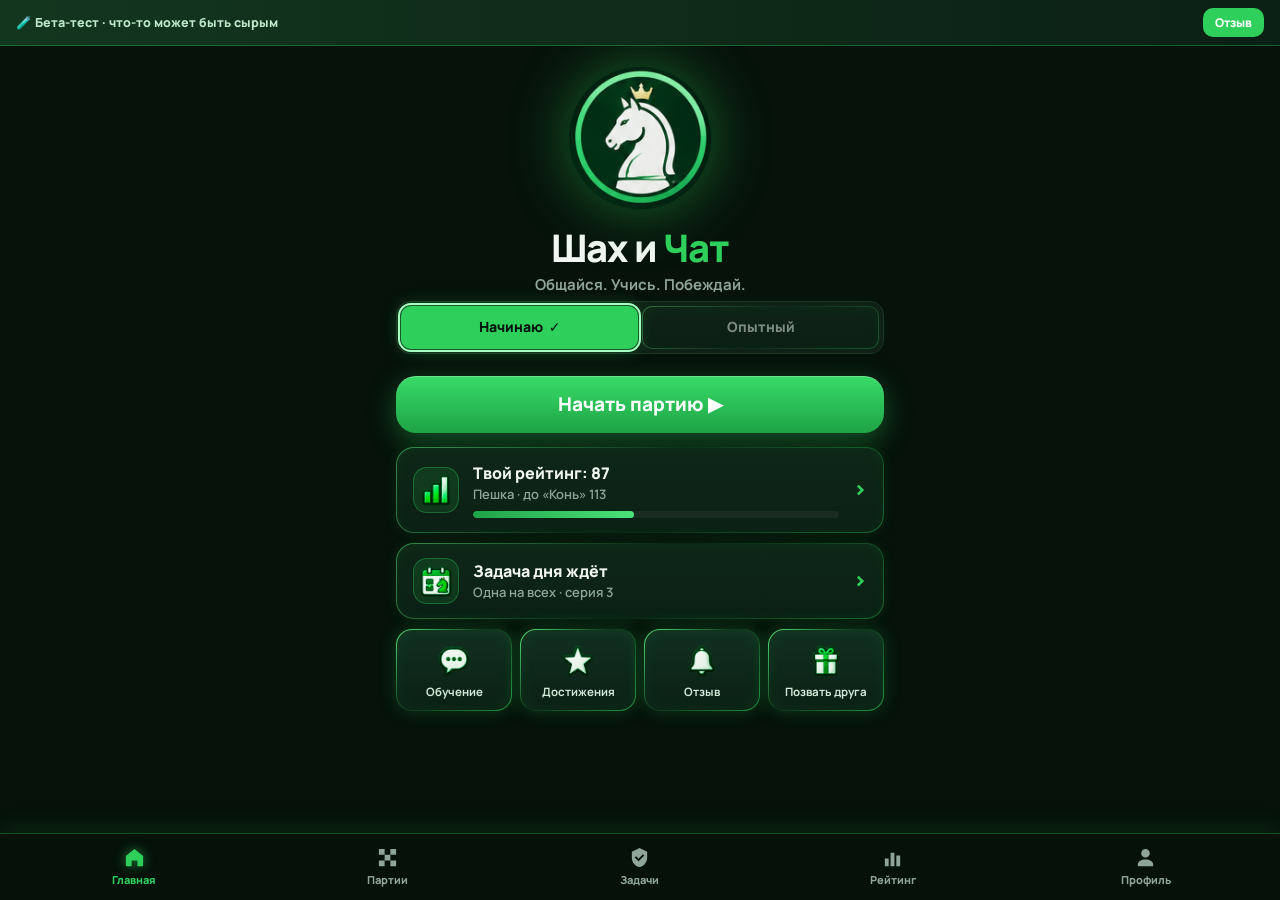
<file: webapp_chess/index.html>
<!doctype html>
<html lang="ru">
<head>
  <meta charset="utf-8">
  <meta name="viewport" content="width=device-width, initial-scale=1, maximum-scale=1, user-scalable=no, viewport-fit=cover">
  <meta name="theme-color" content="#06120a">
  <title>Шах и Чат</title>
  <link rel="icon" href="favicon.png">
  <script src="https://telegram.org/js/telegram-web-app.js"></script>
  <link rel="preconnect" href="https://fonts.googleapis.com">
  <link rel="preconnect" href="https://fonts.gstatic.com" crossorigin>
  <link href="https://fonts.googleapis.com/css2?family=Manrope:wght@500;600;700;800&display=swap" rel="stylesheet">
  <link rel="stylesheet" href="style.css">
</head>
<body>
  <div class="board-bg"></div>
  <main id="screen" class="screen"></main>

  <nav class="tabs" id="tabs">
    <button data-tab="home" class="active">
      <svg viewBox="0 0 24 24"><path d="M3 10.5 12 3l9 7.5V20a1 1 0 0 1-1 1h-5v-6h-6v6H4a1 1 0 0 1-1-1z"/></svg>Главная
    </button>
    <button data-tab="partii">
      <svg viewBox="0 0 24 24"><path d="M3 3h6v6H3zm6 6h6v6H9zm6-6h6v6h-6zM3 15h6v6H3zm12 0h6v6h-6z"/></svg>Партии
    </button>
    <button data-tab="game">
      <svg viewBox="0 0 24 24"><path d="M12 2 4 6v6c0 5 3.4 9.4 8 10 4.6-.6 8-5 8-10V6zm-1 14-4-4 1.4-1.4L11 13.2l4.6-4.6L17 10z"/></svg>Задачи
    </button>
    <button data-tab="top">
      <svg viewBox="0 0 24 24"><path d="M4 13h4v8H4zm6-6h4v14h-4zm6 3h4v11h-4z"/></svg>Рейтинг
    </button>
    <button data-tab="profile">
      <svg viewBox="0 0 24 24"><path d="M12 12a4.5 4.5 0 1 0 0-9 4.5 4.5 0 0 0 0 9zm0 2c-4.4 0-8 2.2-8 5v2h16v-2c0-2.8-3.6-5-8-5z"/></svg>Профиль
    </button>
  </nav>

  <div id="beta-bar" class="beta-bar hidden"></div>
  <div id="verdict" class="verdict hidden"></div>
  <div id="modal" class="verdict hidden"></div>
  <div id="toast" class="toast hidden"></div>

  <script src="app.js"></script>
</body>
</html>
</file>
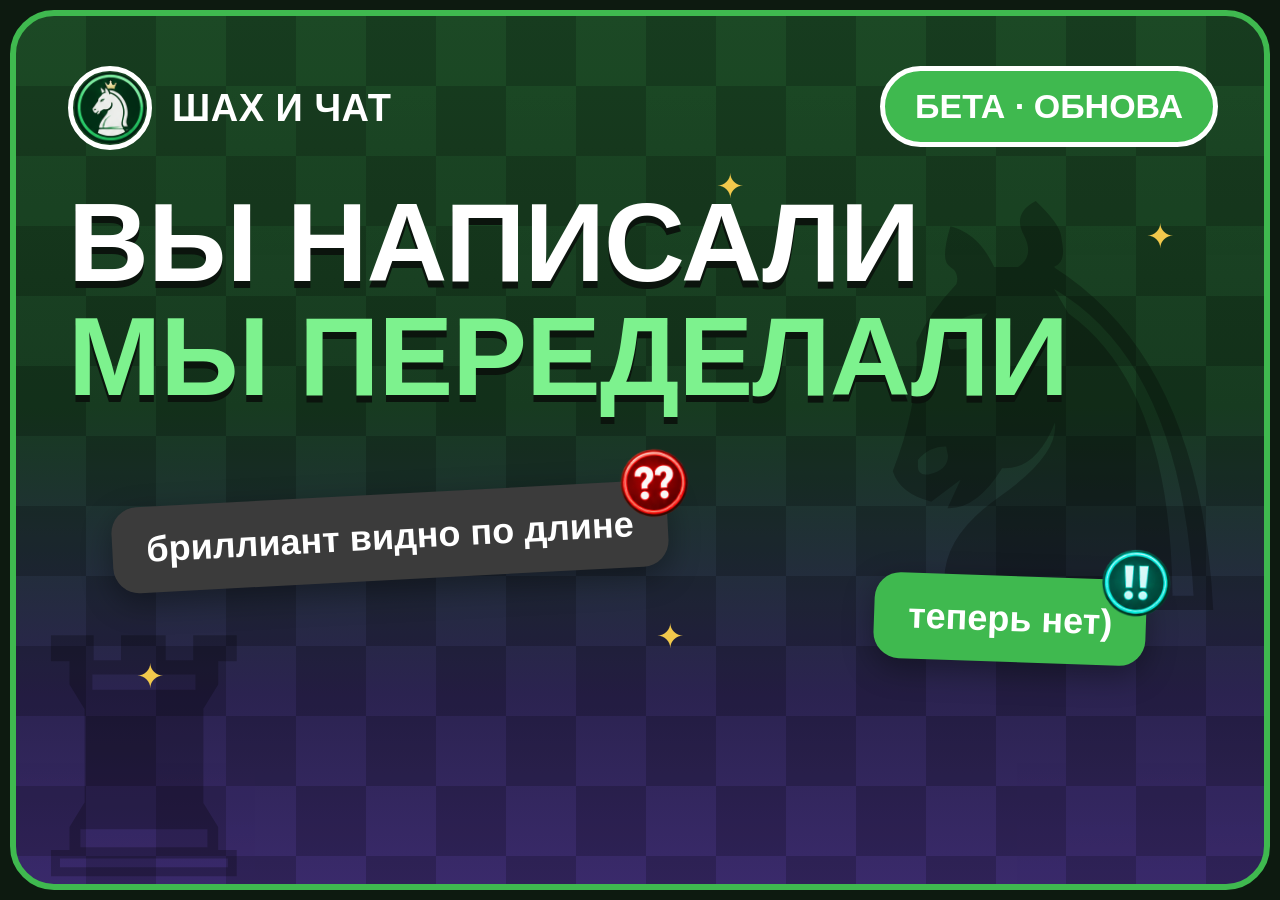
<file: docs/beta/post_card.html>
<!doctype html><html><head><meta charset="utf-8"><style>
*{margin:0;box-sizing:border-box}
body{width:1280px;height:720px;background:#0d1a10;font-family:"Inter Display","Inter",sans-serif}
.card{position:absolute;inset:10px;border-radius:44px;border:6px solid #3fb94f;overflow:hidden;
 background:linear-gradient(180deg,#1d4a26 0%,#173b20 45%,#2b2350 78%,#3a2a6b 100%)}
.board{position:absolute;inset:0;opacity:.18;background-image:
 linear-gradient(45deg,#000 25%,transparent 25%,transparent 75%,#000 75%),
 linear-gradient(45deg,#000 25%,transparent 25%,transparent 75%,#000 75%);
 background-size:140px 140px;background-position:0 0,70px 70px}
.horse{position:absolute;right:-40px;top:120px;font-size:560px;line-height:1;color:rgba(0,0,0,.28);font-family:"DejaVu Sans"}
.rook{position:absolute;left:-20px;bottom:-70px;font-size:330px;color:rgba(0,0,0,.25);font-family:"DejaVu Sans"}
.logo{position:absolute;left:52px;top:50px;display:flex;align-items:center;gap:20px;color:#fff;font-weight:900;font-size:38px;letter-spacing:.5px}
.logo img{width:84px;height:84px;border-radius:50%;border:5px solid #fff;background:#1d4a26;object-fit:cover}
.pill{position:absolute;right:46px;top:50px;background:#3fb94f;color:#fff;font-weight:900;font-size:34px;padding:16px 30px;border-radius:999px;border:5px solid #fff}
.h1{position:absolute;left:52px;top:170px;font-weight:900;font-size:112px;line-height:1.02;letter-spacing:-1px;color:#fff;
 text-shadow:0 7px 0 #0b140d}
.h1 .g{color:#7df28e}
.b{position:absolute;padding:22px 34px;border-radius:26px;font-weight:800;font-size:36px;color:#fff;box-shadow:0 10px 30px rgba(0,0,0,.35)}
.b img{position:absolute;width:74px;height:74px;top:-34px;right:-26px}
.b1{left:96px;top:478px;background:#3b3b3b;transform:rotate(-3deg)}
.b2{right:118px;top:560px;background:#3fb94f;transform:rotate(2deg)}
.spark{position:absolute;color:#f2c94c;font-size:34px}
</style></head><body><div class="card">
<div class="board"></div><div class="horse">♞</div><div class="rook">♜</div>
<div class="logo"><img src="../../webapp_chess/logo.png">ШАХ И ЧАТ</div>
<div class="pill">БЕТА · ОБНОВА</div>
<div class="h1">ВЫ НАПИСАЛИ<br><span class="g">МЫ ПЕРЕДЕЛАЛИ</span></div>
<div class="b b1">бриллиант видно по длине<img src="../../webapp_chess/i/m_blunder.png"></div>
<div class="b b2">теперь нет)<img src="../../webapp_chess/i/m_brilliant.png"></div>
<span class="spark" style="left:700px;top:150px">✦</span><span class="spark" style="left:1130px;top:200px">✦</span>
<span class="spark" style="left:640px;top:600px">✦</span><span class="spark" style="left:120px;top:640px">✦</span>
</div></body></html>
</file>
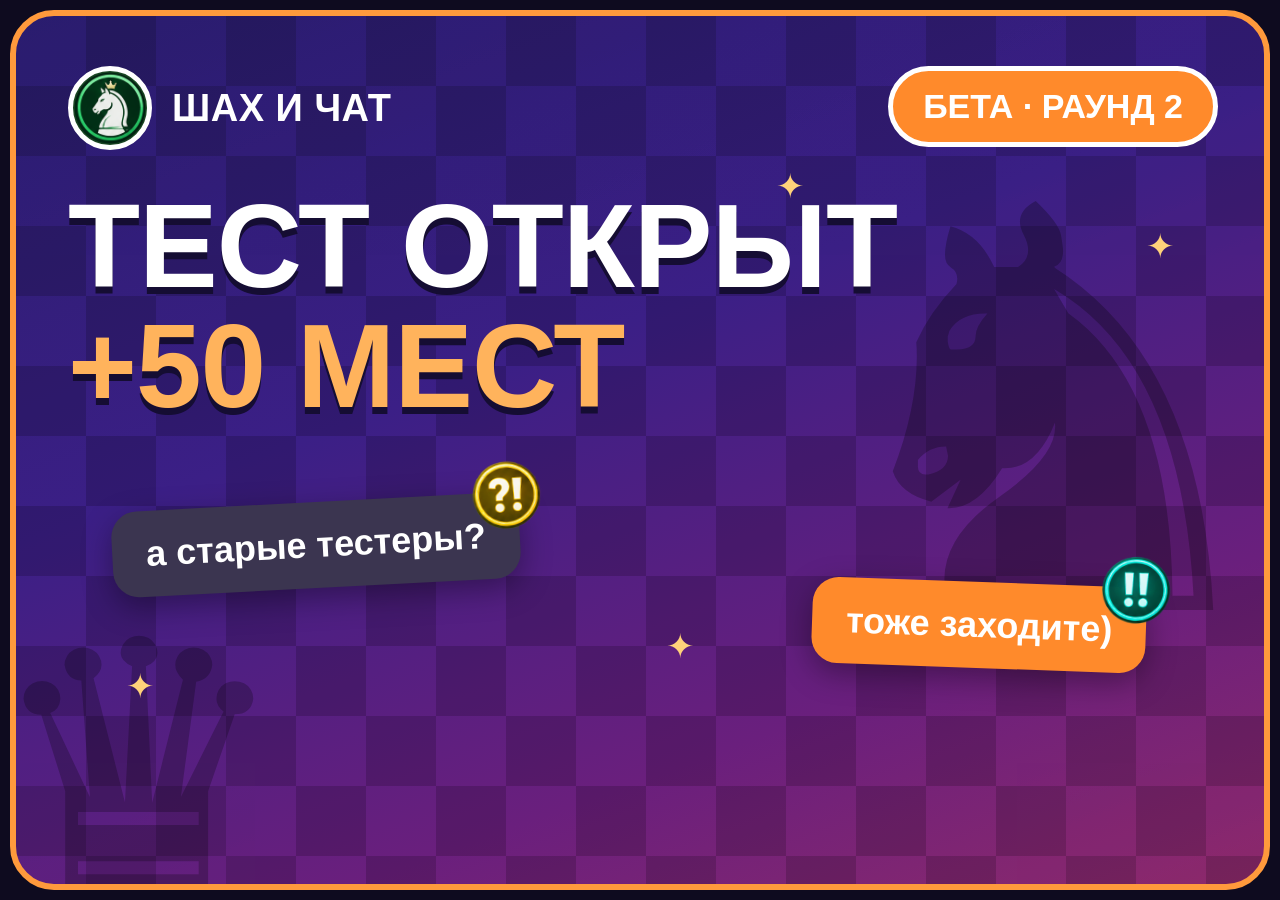
<file: docs/beta/post_card2.html>
<!doctype html><html><head><meta charset="utf-8"><style>
*{margin:0;box-sizing:border-box}
body{width:1280px;height:720px;background:#0e0b1f;font-family:"Inter Display","Inter",sans-serif}
.card{position:absolute;inset:10px;border-radius:44px;border:6px solid #ff9a3c;overflow:hidden;
 background:linear-gradient(160deg,#2a1d6e 0%,#3b1f86 40%,#6a1f7d 75%,#8e2a6b 100%)}
.board{position:absolute;inset:0;opacity:.16;background-image:
 linear-gradient(45deg,#000 25%,transparent 25%,transparent 75%,#000 75%),
 linear-gradient(45deg,#000 25%,transparent 25%,transparent 75%,#000 75%);
 background-size:140px 140px;background-position:0 0,70px 70px}
.horse{position:absolute;right:-40px;top:120px;font-size:560px;line-height:1;color:rgba(0,0,0,.26);font-family:"DejaVu Sans"}
.queen{position:absolute;left:-30px;bottom:-80px;font-size:340px;color:rgba(0,0,0,.24);font-family:"DejaVu Sans"}
.logo{position:absolute;left:52px;top:50px;display:flex;align-items:center;gap:20px;color:#fff;font-weight:900;font-size:38px;letter-spacing:.5px}
.logo img{width:84px;height:84px;border-radius:50%;border:5px solid #fff;background:#1d4a26;object-fit:cover}
.pill{position:absolute;right:46px;top:50px;background:#ff8a2b;color:#fff;font-weight:900;font-size:34px;padding:16px 30px;border-radius:999px;border:5px solid #fff}
.h1{position:absolute;left:52px;top:170px;font-weight:900;font-size:118px;line-height:1.02;letter-spacing:-1px;color:#fff;text-shadow:0 7px 0 #150d33}
.h1 .o{color:#ffb35c}
.b{position:absolute;padding:22px 34px;border-radius:26px;font-weight:800;font-size:36px;color:#fff;box-shadow:0 10px 30px rgba(0,0,0,.35)}
.b img{position:absolute;width:74px;height:74px;top:-34px;right:-26px}
.b1{left:96px;top:486px;background:#3b3550;transform:rotate(-3deg)}
.b2{right:118px;top:566px;background:#ff8a2b;transform:rotate(2deg)}
.spark{position:absolute;color:#ffd27a;font-size:34px}
</style></head><body><div class="card">
<div class="board"></div><div class="horse">♞</div><div class="queen">♛</div>
<div class="logo"><img src="../../webapp_chess/logo.png">ШАХ И ЧАТ</div>
<div class="pill">БЕТА · РАУНД 2</div>
<div class="h1">ТЕСТ ОТКРЫТ<br><span class="o">+50 МЕСТ</span></div>
<div class="b b1">а старые тестеры?<img src="../../webapp_chess/i/m_dubious.png"></div>
<div class="b b2">тоже заходите)<img src="../../webapp_chess/i/m_brilliant.png"></div>
<span class="spark" style="left:760px;top:150px">✦</span><span class="spark" style="left:1130px;top:210px">✦</span>
<span class="spark" style="left:650px;top:610px">✦</span><span class="spark" style="left:110px;top:650px">✦</span>
</div></body></html>
</file>
<file: webapp_chess/style.css>
/* «Шах и Чат»: тёмно-зелёный, белые 2D-фигуры, зелёные кнопки со свечением (по макету владельца 17.11) */
:root {
  --bg: #06120a;
  --card: #0d1d12;
  --card2: #11261a;
  --line: #1c3524;
  --text: #f1f6f2;
  --muted: #8ea597;
  --green: #2fcf5c;
  --green2: #1fa346;
  --green-soft: rgba(47, 207, 92, .13);
  --gold: #f2c94c;
  --bubble: #1a2e21;
  /* оценки ходов, как в шахматных движках */
  --m-brill: #1fc7b0;
  --m-good: #2fcf5c;
  --m-dub: #f0c330;
  --m-mistake: #f08a30;
  --m-blunder: #e5484d;
  --m-mate: #b67cff;
  --safe-b: env(safe-area-inset-bottom, 0px);
  --piece: "Noto Sans Symbols 2", "Segoe UI Symbol", "DejaVu Sans", sans-serif;
}

* { box-sizing: border-box; -webkit-tap-highlight-color: transparent; }
html, body { margin: 0; background: var(--bg); color: var(--text); }
body { font: 600 15px/1.45 Manrope, system-ui, sans-serif; min-height: 100vh; overflow-x: hidden; }
button { font: inherit; color: inherit; border: 0; background: none; cursor: pointer; }
a { color: var(--green); }
.hidden { display: none !important; }

/* шахматная доска, тающая книзу, + зелёный свет сверху */
.board-bg {
  position: fixed; inset: 0 0 auto 0; height: 420px; z-index: -1; pointer-events: none;
  background:
    radial-gradient(90% 70% at 50% 0%, rgba(47, 207, 92, .20), transparent 70%),
    conic-gradient(rgba(255, 255, 255, .035) 25%, transparent 0 50%, rgba(255, 255, 255, .035) 0 75%, transparent 0) 0 0 / 64px 64px;
  -webkit-mask-image: linear-gradient(#000 30%, transparent);
  mask-image: linear-gradient(#000 30%, transparent);
}

.screen { max-width: 520px; margin: 0 auto; padding: 16px 16px calc(96px + var(--safe-b)); }
.title { font: 800 26px/1.15 Manrope, sans-serif; margin: 6px 0 4px; letter-spacing: -.02em; }
.subtitle { color: var(--muted); font-weight: 600; margin: 0 0 16px; }
.h2 { font: 800 17px/1.2 Manrope, sans-serif; margin: 24px 0 10px; display: flex; justify-content: space-between; align-items: baseline; }
.h2 small { color: var(--muted); font-size: 14px; }
.muted { color: var(--muted); }
.green { color: var(--green); }
.piece { font-family: var(--piece); font-weight: 400; line-height: 1; color: #fff; }

/* главная */
.hero { text-align: center; padding: 8px 0 6px; }
.hero img { width: 148px; height: 148px; filter: drop-shadow(0 0 30px rgba(47, 207, 92, .45)); animation: float 5s ease-in-out infinite; }
.brand { font: 800 38px/1.05 Manrope, sans-serif; letter-spacing: -.03em; margin-top: 10px; }
.brand span { color: var(--green); }
.tagline { color: var(--muted); font-weight: 700; margin-top: 6px; }

.btn {
  display: flex; align-items: center; justify-content: center; gap: 10px; width: 100%;
  padding: 16px; border-radius: 18px; font: 800 17px/1 Manrope, sans-serif; color: #fff;
  background: linear-gradient(180deg, #38dc68, var(--green2));
  box-shadow: 0 8px 28px rgba(47, 207, 92, .35), inset 0 1px 0 rgba(255, 255, 255, .25);
  transition: transform .12s;
}
.btn.big { padding: 19px; font-size: 19px; border-radius: 20px; margin: 22px 0 14px; }
.btn.ghost { background: var(--card); box-shadow: none; border: 1px solid var(--line); font-size: 15px; }
.btn:active { transform: scale(.97); }
.row { display: grid; grid-template-columns: 1fr 1fr; gap: 10px; margin-top: 10px; }

.card {
  display: flex; align-items: center; gap: 14px; width: 100%; text-align: left;
  padding: 14px 16px; border-radius: 18px; background: var(--card); border: 1px solid var(--line); margin-bottom: 10px;
}
.card .ico { width: 46px; height: 46px; border-radius: 14px; display: grid; place-items: center; flex: none; background: var(--green-soft); color: var(--green); font-size: 24px; }
.card .ico .piece { font-size: 30px; }
.card .main { flex: 1; min-width: 0; }
.card .t { font-weight: 800; font-size: 16px; }
.card .s { color: var(--muted); font-size: 13px; font-weight: 600; }
.card .arrow { color: var(--green); font-size: 22px; font-weight: 800; }
.card.done .ico { background: rgba(242, 201, 76, .12); color: var(--gold); }

.tiles { display: grid; grid-template-columns: repeat(4, 1fr); gap: 8px; }
.tile { padding: 14px 4px 10px; border-radius: 16px; background: var(--card); border: 1px solid var(--line); text-align: center; font-size: 11.5px; font-weight: 700; color: var(--muted); }
.tile .ti { font-size: 26px; line-height: 1.2; margin-bottom: 4px; display: block; }
.tile:active { transform: scale(.96); }

/* шапка задач */
.head { display: flex; align-items: center; gap: 12px; margin-bottom: 14px; }
.rank-ico {
  width: 50px; height: 50px; border-radius: 50%; flex: none; display: grid; place-items: center;
  background: radial-gradient(circle at 50% 35%, #173c24, #0b1c11); border: 2px solid var(--green);
  box-shadow: 0 0 18px rgba(47, 207, 92, .35);
}
.rank-ico .piece { font-size: 30px; }
.head-main { flex: 1; min-width: 0; }
.head-title { font-weight: 800; font-size: 16px; }
.head-sub { color: var(--muted); font-size: 13px; }
.streak { display: flex; align-items: center; gap: 4px; padding: 6px 11px; border-radius: 999px; background: rgba(240, 138, 48, .13); color: #ffb36b; font-weight: 800; font-size: 14px; }
.bar { height: 7px; border-radius: 99px; background: #1a2c20; overflow: hidden; margin-top: 7px; }
.bar > i { display: block; height: 100%; width: 0; border-radius: inherit; background: linear-gradient(90deg, var(--green2), #4be27a); transition: width .9s cubic-bezier(.2, .8, .2, 1); }

/* задача */
.task-label { display: flex; align-items: center; justify-content: space-between; margin: 6px 0 8px; }
.pill { display: inline-flex; align-items: center; gap: 6px; padding: 5px 11px; border-radius: 999px; background: var(--green-soft); color: var(--green); font-weight: 800; font-size: 12px; letter-spacing: .03em; }
.chat { background: linear-gradient(180deg, var(--card2), var(--card)); border: 1px solid var(--line); border-radius: 22px; padding: 16px 14px 18px; margin-bottom: 18px; }
.chat .who { font-size: 12px; color: var(--muted); margin: 0 0 6px 4px; }
.bubble { display: inline-block; max-width: 86%; padding: 10px 14px; border-radius: 18px 18px 18px 6px; background: var(--bubble); font-size: 16px; font-weight: 600; animation: pop .35s ease-out both; }
.situation { font-size: 16px; font-weight: 700; }
.chat .note { color: var(--muted); font-size: 13px; margin-top: 10px; }
.your-move { font-weight: 800; font-size: 13px; text-transform: uppercase; letter-spacing: .08em; color: var(--muted); margin: 0 0 10px 2px; }
.moves { display: grid; gap: 10px; }
.move { text-align: left; padding: 15px 16px; border-radius: 16px; background: var(--card); border: 1px solid var(--line); font-weight: 700; font-size: 15px; transition: transform .12s, border-color .2s, background .2s; animation: rise .4s ease-out both; }
.move:nth-child(2) { animation-delay: .06s; }
.move:nth-child(3) { animation-delay: .12s; }
.move:active { transform: scale(.98); }
.move.picked { border-color: var(--green); background: var(--green-soft); }
.moves.locked .move:not(.picked) { opacity: .45; }

.empty { text-align: center; padding: 30px 10px; }
.empty img { width: 110px; }

/* оценка хода на весь экран */
.verdict { position: fixed; inset: 0; z-index: 20; display: flex; flex-direction: column; justify-content: flex-end; background: rgba(3, 9, 5, .85); backdrop-filter: blur(6px); animation: fade .2s ease-out both; overflow-y: auto; }
.verdict-in { max-width: 520px; width: 100%; margin: 0 auto; padding: 24px 16px calc(20px + var(--safe-b)); }
.badge { width: 128px; height: 128px; border-radius: 50%; margin: 0 auto 14px; display: grid; place-items: center; font: 800 54px/1 Manrope, sans-serif; color: #fff; background: var(--c); box-shadow: 0 0 0 8px color-mix(in srgb, var(--c) 22%, transparent), 0 0 60px color-mix(in srgb, var(--c) 55%, transparent); animation: stamp .55s cubic-bezier(.2, 1.6, .4, 1) both; }
.v-name { text-align: center; font: 800 28px/1.1 Manrope, sans-serif; color: var(--c); margin-bottom: 8px; animation: rise .4s .15s both; }
.v-delta { text-align: center; font-weight: 800; font-size: 19px; margin-bottom: 18px; animation: rise .4s .25s both; }
.v-delta.plus { color: var(--green); }
.v-delta.minus { color: var(--m-blunder); }
.v-card { background: var(--card); border: 1px solid var(--line); border-radius: 18px; padding: 14px 16px; margin-bottom: 10px; animation: rise .4s .3s both; }
.v-card .lbl { font-size: 12px; color: var(--muted); font-weight: 800; text-transform: uppercase; letter-spacing: .06em; margin-bottom: 4px; }
.rankup .piece { color: inherit; }
.rankup { text-align: center; font-weight: 800; color: var(--gold); margin-bottom: 12px; animation: pop .5s .4s both; }

/* сегменты */
.seg { display: grid; grid-auto-flow: column; grid-auto-columns: 1fr; gap: 6px; margin-bottom: 16px; }
.seg button { padding: 10px 0; border-radius: 14px; font-weight: 800; color: var(--muted); background: var(--card); border: 1px solid var(--line); }
.seg button.active { background: linear-gradient(180deg, #38dc68, var(--green2)); color: #fff; border-color: transparent; box-shadow: 0 4px 16px rgba(47, 207, 92, .3); }

/* рейтинг */
.list { display: grid; gap: 6px; }
.li { display: flex; align-items: center; gap: 12px; padding: 10px 14px; border-radius: 16px; background: var(--card); border: 1px solid var(--line); }
.li.me { border-color: var(--green); background: var(--green-soft); }
.li .pl { width: 24px; font-weight: 800; color: var(--muted); text-align: center; }
.li .pl.m1 { color: var(--gold); } .li .pl.m2 { color: #cfd6dd; } .li .pl.m3 { color: #d39a62; }
.av { width: 40px; height: 40px; border-radius: 50%; flex: none; display: grid; place-items: center; font-weight: 800; font-size: 17px; color: #fff; background: hsl(var(--h) 45% 32%); border: 2px solid hsl(var(--h) 55% 50% / .6); }
.av.top1 { border-color: var(--gold); box-shadow: 0 0 14px rgba(242, 201, 76, .4); }
.av.knight { background: none; border: 0; }
.av.knight img { width: 40px; height: 40px; }
.li .nm { flex: 1; min-width: 0; }
.li .nm b { display: block; overflow: hidden; text-overflow: ellipsis; white-space: nowrap; }
.li .nm span { color: var(--muted); font-size: 12px; }
.li .pt { font-weight: 800; font-size: 16px; }
.li.profile-link { cursor: pointer; }
.li.profile-link:active { border-color: var(--green) !important; }
.me-pin { position: sticky; bottom: calc(80px + var(--safe-b)); margin-top: 10px; }

/* факты */
.fact { background: var(--card); border: 1px solid var(--line); border-radius: 20px; padding: 16px; margin-bottom: 12px; }
.fact.day { border-color: rgba(47, 207, 92, .5); background: linear-gradient(180deg, rgba(47, 207, 92, .12), var(--card)); }
.fact .txt { font-size: 16px; font-weight: 700; margin: 8px 0 12px; }
.fact .tip { display: flex; gap: 8px; padding: 10px 12px; border-radius: 12px; background: rgba(242, 201, 76, .08); color: #f4e2a8; font-size: 14px; }
.fact .src { color: var(--muted); font-size: 12px; margin-top: 10px; }
.back { display: inline-flex; align-items: center; gap: 6px; color: var(--muted); font-weight: 800; margin-bottom: 6px; padding: 4px 0; }

/* профиль */
.me-hero { text-align: center; padding-top: 4px; }
.me-hero .ava { position: relative; width: 104px; height: 104px; margin: 0 auto 10px; }
.me-hero .ava img { width: 104px; height: 104px; filter: drop-shadow(0 0 22px rgba(47, 207, 92, .4)); }
.me-hero .nm { font-weight: 800; font-size: 22px; }
.me-hero .rt { color: var(--muted); font-weight: 700; margin-top: 2px; }
.me-hero .rt b { color: var(--text); }
.xp { max-width: 300px; margin: 12px auto 0; }
.xp .bar { height: 12px; background: #13251a; border: 1px solid var(--line); }
.xp .cap { display: flex; justify-content: space-between; color: var(--muted); font-size: 12px; margin-top: 6px; font-weight: 700; }
.stats { display: grid; grid-template-columns: repeat(3, 1fr); gap: 8px; margin-top: 18px; }
.stat { background: var(--card); border: 1px solid var(--line); border-radius: 16px; padding: 12px 6px; text-align: center; }
.stat b { display: block; font-size: 20px; font-weight: 800; }
.stat span { color: var(--muted); font-size: 12px; }

.ach-grid { display: grid; grid-template-columns: repeat(4, 1fr); gap: 10px; }
.ach { text-align: center; }
.ach .medal {
  width: 62px; height: 62px; margin: 0 auto 6px; border-radius: 50%; display: grid; place-items: center; font-size: 26px;
  background: #0f1d14; border: 2px solid #22382a; color: #4b6152; filter: grayscale(1);
  clip-path: polygon(50% 0, 93% 25%, 93% 75%, 50% 100%, 7% 75%, 7% 25%);
}
.ach .medal .piece { font-size: 30px; color: #4b6152; }
.ach.on .medal { filter: none; background: radial-gradient(circle at 50% 30%, #2f7a45, #12321d); border-color: var(--green); color: #fff; }
.ach.on .medal .piece { color: #fff; }
.ach .l { font-size: 11px; font-weight: 700; color: var(--muted); line-height: 1.2; }
.ach.on .l { color: var(--text); }
.ach-list .card .ico { font-size: 22px; }
.ach-list .card.locked { opacity: .55; }
.check { width: 26px; height: 26px; border-radius: 50%; display: grid; place-items: center; background: var(--green); color: #fff; font-size: 15px; font-weight: 800; flex: none; }
.lock { color: var(--muted); font-size: 16px; }

.ranks { display: grid; grid-template-columns: repeat(6, 1fr); gap: 6px; }
.rk-step { text-align: center; padding: 10px 0 8px; border-radius: 14px; background: var(--card); border: 1px solid var(--line); opacity: .4; }
.rk-step.on { opacity: 1; }
.rk-step.cur { background: var(--green-soft); border-color: var(--green); }
.rk-step .piece { font-size: 28px; }
.rk-step .l { font-size: 10px; color: var(--muted); margin-top: 4px; }
.chart { display: flex; align-items: flex-end; gap: 4px; height: 110px; padding: 12px; background: var(--card); border: 1px solid var(--line); border-radius: 18px; }
.chart .col { flex: 1; display: flex; flex-direction: column; justify-content: flex-end; align-items: center; height: 100%; gap: 4px; }
.chart .col i { display: block; width: 100%; max-width: 18px; border-radius: 5px 5px 2px 2px; background: var(--green); min-height: 2px; }
.chart .col i.neg { background: var(--m-blunder); }
.chart .col span { font-size: 9px; color: var(--muted); }
.marks { display: grid; gap: 8px; }
.mk { display: flex; align-items: center; gap: 10px; }
.mk .b { width: 40px; height: 28px; border-radius: 9px; display: grid; place-items: center; font-weight: 800; font-size: 13px; color: #fff; background: var(--c); flex: none; }
.mk .tr { flex: 1; height: 10px; border-radius: 99px; background: #13251a; overflow: hidden; }
.mk .tr i { display: block; height: 100%; background: var(--c); border-radius: inherit; }
.mk .n { width: 34px; text-align: right; font-weight: 800; }

/* нижняя панель */
.tabs { position: fixed; left: 0; right: 0; bottom: 0; z-index: 10; display: grid; grid-template-columns: repeat(4, 1fr); padding: 8px 8px calc(8px + var(--safe-b)); background: rgba(6, 18, 10, .94); backdrop-filter: blur(12px); border-top: 1px solid var(--line); }
.tabs button { display: flex; flex-direction: column; align-items: center; gap: 3px; padding: 4px 0; font-size: 11px; font-weight: 800; color: var(--muted); }
.tabs svg { width: 23px; height: 23px; fill: currentColor; }
.tabs button.active { color: var(--green); }
.tabs button.active svg { filter: drop-shadow(0 0 6px rgba(47, 207, 92, .6)); }

.toast { position: fixed; left: 50%; bottom: calc(92px + var(--safe-b)); transform: translateX(-50%); z-index: 30; background: #183022; border: 1px solid var(--line); padding: 10px 16px; border-radius: 12px; font-weight: 800; font-size: 14px; max-width: calc(100% - 32px); }
.skel { height: 70px; border-radius: 16px; background: linear-gradient(90deg, var(--card), #15291c, var(--card)); background-size: 200% 100%; animation: shimmer 1.2s infinite; margin-bottom: 10px; }

@keyframes pop { from { transform: scale(.85); opacity: 0; } to { transform: none; opacity: 1; } }
@keyframes rise { from { transform: translateY(12px); opacity: 0; } to { transform: none; opacity: 1; } }
@keyframes fade { from { opacity: 0; } to { opacity: 1; } }
@keyframes stamp { 0% { transform: scale(2.4) rotate(-12deg); opacity: 0; } 100% { transform: none; opacity: 1; } }
@keyframes shimmer { to { background-position: -200% 0; } }
@keyframes float { 50% { transform: translateY(-6px); } }
@media (prefers-reduced-motion: reduce) { * { animation: none !important; transition: none !important; } }

/* иконки набора (assets/emoji, вырезаны из листа владельца 17.11) */
.ic { width: 24px; height: 24px; object-fit: contain; vertical-align: middle; }
.card .ico .ic { width: 34px; height: 34px; }
.card .ico { background: rgba(47, 207, 92, .08); }
.tile .ti { width: 34px; height: 34px; display: block; margin: 0 auto 6px; object-fit: contain; }
.rank-ico .ic { width: 34px; height: 34px; }
.streak .ic { width: 18px; height: 18px; }
.stat b .ic { width: 22px; height: 22px; margin-top: -4px; }
.badge-img { display: block; width: 140px; height: 140px; margin: 0 auto 12px; filter: drop-shadow(0 0 30px color-mix(in srgb, var(--c) 60%, transparent)); animation: stamp .55s cubic-bezier(.2, 1.6, .4, 1) both; }
.rankup .ic { width: 26px; height: 26px; margin-right: 4px; }
.tip .ic { width: 20px; height: 20px; flex: none; }
.ach .medal .ic { width: 38px; height: 38px; }
.ach:not(.on) .medal .ic { opacity: .35; }
.ach-list .card .ico .ic { width: 34px; height: 34px; }
.ach-list .card.locked .ic { filter: grayscale(1); }
.check-img { width: 28px; height: 28px; }
.rk-step .ic { width: 30px; height: 30px; }
.mk-img { width: 32px; height: 32px; flex: none; }
.pl-crown { display: block; width: 16px; height: 16px; margin: 0 auto -2px; }
.me-hero .ava img, .hero img { object-fit: contain; }

/* 17.11: все панели зелёные неоновые (как раньше были синие/фиолетовые): градиентная рамка + свечение */
:root {
  --panel: #0b2014;
  --edge: linear-gradient(135deg, rgba(90, 240, 130, .95), rgba(31, 163, 70, .25) 45%, rgba(47, 207, 92, .7));
  --edge-soft: linear-gradient(135deg, rgba(90, 240, 130, .55), rgba(31, 163, 70, .12) 50%, rgba(47, 207, 92, .45));
}
.card, .tile, .stat, .li, .move, .chat, .fact, .v-card, .rk-step, .chart, .seg button:not(.active), .btn.ghost {
  border: 1px solid transparent;
  background: linear-gradient(180deg, #0e2717, var(--panel)) padding-box, var(--edge-soft) border-box;
  box-shadow: 0 0 14px rgba(47, 207, 92, .10), inset 0 0 14px rgba(47, 207, 92, .05);
}
.card:active, .tile:active, .move:active { box-shadow: 0 0 20px rgba(47, 207, 92, .35), inset 0 0 16px rgba(47, 207, 92, .12); }
.tile, .chat, .fact.day, .rk-step.cur, .li.me, .move.picked {
  background: linear-gradient(180deg, #113020, var(--panel)) padding-box, var(--edge) border-box;
  box-shadow: 0 0 18px rgba(47, 207, 92, .22), inset 0 0 16px rgba(47, 207, 92, .08);
}
.tile { color: #cfe9d6; }
.card .ico { background: rgba(47, 207, 92, .12); box-shadow: inset 0 0 0 1px rgba(47, 207, 92, .35); }
.ach-list .card.locked { box-shadow: none; }
.tabs { border-top: 1px solid rgba(47, 207, 92, .35); box-shadow: 0 -6px 24px rgba(47, 207, 92, .10); }
.bubble { background: #173923; box-shadow: inset 0 0 0 1px rgba(47, 207, 92, .25); }

/* 17.11: партия как шахматная — игроки, шкала оценки, нотация, «доска»-переписка */
.tabs { grid-template-columns: repeat(5, 1fr); }
.gold { color: var(--gold); letter-spacing: 1px; }
.center { text-align: center; }
.beta-bar { position: sticky; top: 0; z-index: 9; display: flex; align-items: center; justify-content: space-between; gap: 8px; padding: 8px 16px; background: linear-gradient(90deg, #13361f, #0b2014); border-bottom: 1px solid rgba(47, 207, 92, .35); font-size: 12.5px; font-weight: 800; color: #bfe8cb; }
.beta-bar button { padding: 6px 12px; border-radius: 10px; background: var(--green); color: #fff; font-weight: 800; font-size: 12px; }
.beta-bar span { display: flex; align-items: center; gap: 5px; }
.beta-bar .ic { width: 18px; height: 18px; flex: none; }
.board-top, .board-bottom { display: flex; align-items: center; gap: 10px; }
.board-top { margin-bottom: 8px; }
.board-bottom { margin-top: 8px; margin-bottom: 14px; }
.board-top .back { font-size: 26px; margin: 0; padding: 0 6px 0 0; }
.player { display: flex; align-items: center; gap: 10px; flex: 1; min-width: 0; }
.player b { display: block; font-size: 15px; white-space: nowrap; overflow: hidden; text-overflow: ellipsis; }
.player span { color: var(--muted); font-size: 12px; font-weight: 700; }
.her-av { background: #1a2e21; border-color: rgba(47, 207, 92, .4); }
.her-av .ic { width: 28px; height: 28px; }
.clock { padding: 7px 12px; border-radius: 10px; background: #e9f2ec; color: #0b1c11; font-weight: 800; font-size: 15px; font-variant-numeric: tabular-nums; }
.notation { display: flex; flex-wrap: wrap; gap: 6px; min-height: 26px; align-items: center; margin-bottom: 8px; font-size: 12px; }
.notation.big { margin: 4px 0 0; }
.nt { padding: 3px 8px; border-radius: 8px; font-weight: 800; color: #fff; background: color-mix(in srgb, var(--c) 35%, #0d1d12); border: 1px solid var(--c); }
.board { display: flex; gap: 8px; height: min(52vh, 440px); }
.evalbar { width: 12px; flex: none; border-radius: 6px; overflow: hidden; background: #1d0f10; border: 1px solid var(--line); display: flex; align-items: flex-end; }
.evalbar i { display: block; width: 100%; background: linear-gradient(180deg, #4be27a, var(--green2)); transition: height .8s cubic-bezier(.2, .8, .2, 1); }
.board-chat {
  flex: 1; overflow-y: auto; padding: 12px 10px; border-radius: 18px; border: 1px solid transparent;
  background:
    conic-gradient(rgba(255, 255, 255, .025) 25%, transparent 0 50%, rgba(255, 255, 255, .025) 0 75%, transparent 0) 0 0 / 48px 48px padding-box,
    linear-gradient(180deg, #0e2717, #08170e) padding-box, var(--edge-soft) border-box;
  box-shadow: 0 0 18px rgba(47, 207, 92, .12);
}
.chat-scroll { display: block; width: calc(100% - 20px); height: 20px; margin: 3px 0 0 20px; accent-color: var(--green); touch-action: pan-x; }
.chat-scroll.hidden { display: none; }
.sys { text-align: center; color: var(--muted); font-size: 12.5px; margin: 0 8px 12px; padding: 8px 10px; border-radius: 12px; background: rgba(0, 0, 0, .25); }
.msg { display: flex; align-items: flex-end; gap: 6px; margin-bottom: 8px; }
.msg.me { justify-content: flex-end; }
.bubble.mine { background: linear-gradient(180deg, #2a9c4b, #1f7d3b); border-radius: 18px 18px 6px 18px; box-shadow: none; }
.msg-mark { width: 26px; height: 26px; flex: none; animation: stamp .5s cubic-bezier(.2, 1.6, .4, 1) both; }
.typing { display: inline-flex; gap: 4px; padding: 12px 14px; }
.typing i { width: 7px; height: 7px; border-radius: 50%; background: var(--muted); animation: blink 1s infinite; }
.typing i:nth-child(2) { animation-delay: .15s; } .typing i:nth-child(3) { animation-delay: .3s; }
@keyframes blink { 50% { opacity: .25; transform: translateY(-2px); } }
.badge-img.sm { width: 104px; height: 104px; }
.other { display: flex; gap: 10px; align-items: flex-start; padding: 8px 0; border-top: 1px solid rgba(47, 207, 92, .12); font-size: 14px; }
.other:first-of-type { border-top: 0; }
.other-ic { width: 26px; height: 26px; flex: none; margin-top: 2px; }
.mk-txt { display: inline-grid; place-items: center; min-width: 26px; height: 26px; padding: 0 5px; border-radius: 50%; background: var(--c); color: #fff; font-weight: 800; font-size: 12px; flex: none; }
.final .result { text-align: center; font: 800 52px/1 Manrope, sans-serif; letter-spacing: .04em; margin: 6px 0; animation: stamp .6s cubic-bezier(.2, 1.6, .4, 1) both; text-shadow: 0 0 30px currentColor; }
.final-stats { display: grid; grid-template-columns: repeat(3, 1fr); gap: 8px; margin: 16px 0 12px; }
.final-stats div { text-align: center; padding: 12px 4px; border-radius: 16px; background: linear-gradient(180deg, #0e2717, var(--panel)) padding-box, var(--edge-soft) border-box; border: 1px solid transparent; }
.final-stats b { display: block; font-size: 17px; }
.final-stats span { color: var(--muted); font-size: 11.5px; }
.fb textarea { width: 100%; margin: 12px 0; padding: 12px; border-radius: 14px; border: 1px solid var(--line); background: #0b1c11; color: var(--text); font: 600 15px/1.4 Manrope, sans-serif; resize: vertical; }
.stars { display: flex; justify-content: center; gap: 8px; margin-top: 10px; }
.stars button { font-size: 34px; color: #2b4a35; transition: transform .1s; }
.stars button.on { color: var(--gold); text-shadow: 0 0 12px rgba(242, 201, 76, .6); }
.stars button:active { transform: scale(1.2); }
.partiya .ico .ic { width: 32px; height: 32px; }
.beta-bar { position: fixed; left: 0; right: 0; top: 0; }
body.with-beta .screen { padding-top: 56px; }
body.in-battle .tabs { display: none; }
body.in-battle .screen { padding-bottom: calc(24px + var(--safe-b)); }
.board { height: clamp(230px, 44vh, 420px); }

.li.owner { margin-bottom: 10px; border-color: var(--gold) !important; background: linear-gradient(90deg, rgba(242, 201, 76, .14), var(--panel)) padding-box, linear-gradient(135deg, #f2c94c, rgba(242, 201, 76, .2)) border-box !important; }
.li.owner .ic { width: 34px; height: 34px; }

/* обучение: проверка прочитанного (18.11) */
.pill.no { background: rgba(235, 87, 87, .14); color: #ff8a80; }
.moves.locked .move:not(.picked) { opacity: .55; }

/* 19.11: переключатель «Блиц» и таймер хода */
.card.toggle { width: 100%; text-align: left; }
.switch { width: 46px; height: 28px; border-radius: 14px; background: #1b2a20; border: 1px solid var(--line); position: relative; flex: none; transition: background .2s; }
.switch i { position: absolute; top: 3px; left: 3px; width: 20px; height: 20px; border-radius: 50%; background: #e9f2ec; transition: transform .2s; }
.card.toggle.on .switch { background: var(--green); }
.card.toggle.on .switch i { transform: translateX(18px); }
.privacy-card { width: 100%; text-align: left; gap: 12px; }
.btimer { height: 6px; border-radius: 3px; background: #1b2a20; overflow: hidden; margin: 0 0 10px; }
.btimer i { display: block; height: 100%; width: 100%; background: var(--green); transition: width .2s linear; }
.btimer.low i { background: var(--m-blunder); }

/* 19.11: уровень «Начинаю / Опытный» */
.seg { display: flex; gap: 4px; padding: 4px; margin: 0 0 12px; border-radius: 14px; background: #0f1d14; border: 1px solid var(--line); }
.seg button { flex: 1; padding: 10px 8px; border: 0; border-radius: 10px; background: transparent; color: var(--muted); font: inherit; font-weight: 800; font-size: 14px; }
.seg button.on { background: var(--green); color: #06120a; }
.seg button.on { outline: 2px solid #a7ffc0; outline-offset: 1px; box-shadow: 0 0 0 3px rgba(47, 207, 92, .22), 0 0 18px rgba(47, 207, 92, .35); }
.seg button.on::after { content: "✓"; margin-left: 6px; }
.seg button:not(.on) { color: #a8b7ac; opacity: .72; }

.reward-widget { margin-top: 12px; padding: 14px; border-radius: 16px; background: linear-gradient(180deg, #102719, #0b2014); border: 1px solid rgba(90, 240, 130, .4); box-shadow: 0 0 16px rgba(47, 207, 92, .12); }
.rw-title { color: #cfe9d6; font-size: 12px; font-weight: 800; text-transform: uppercase; letter-spacing: .05em; margin-bottom: 10px; }
.rw-grid { display: grid; grid-template-columns: 1fr 1fr; gap: 10px; }
.rw-grid > div { display: grid; gap: 3px; min-width: 0; }
.rw-grid b { display: flex; align-items: center; gap: 5px; font-size: 15px; }
.rw-grid span { color: var(--muted); font-size: 12px; }
.reward-widget .bar { margin-top: 10px; }

/* Итог партии: можно спокойно разобрать каждый ход после финала */
.recap summary { cursor: pointer; color: #d8ffe2; font-weight: 800; padding: 2px 0 8px; }
.recap-turn { border-top: 1px solid rgba(47, 207, 92, .22); padding-top: 12px; margin-top: 12px; }
.recap-her { color: #bdd0c2; font-size: 13px; line-height: 1.4; margin: 8px 0; }
.recap-options { display: grid; gap: 7px; }
.recap-option { border: 1px solid var(--line); border-radius: 12px; padding: 9px 10px; font-size: 14px; line-height: 1.4; }
.recap-option.selected { border-color: var(--green); background: rgba(47, 207, 92, .09); }
.recap-option-head { display: flex; justify-content: space-between; gap: 8px; color: #d8ffe2; font-size: 12px; margin-bottom: 4px; }
.recap-option-head span { color: var(--green); white-space: nowrap; }
.recap-option .muted { font-size: 12px; margin-top: 4px; }
</file>
